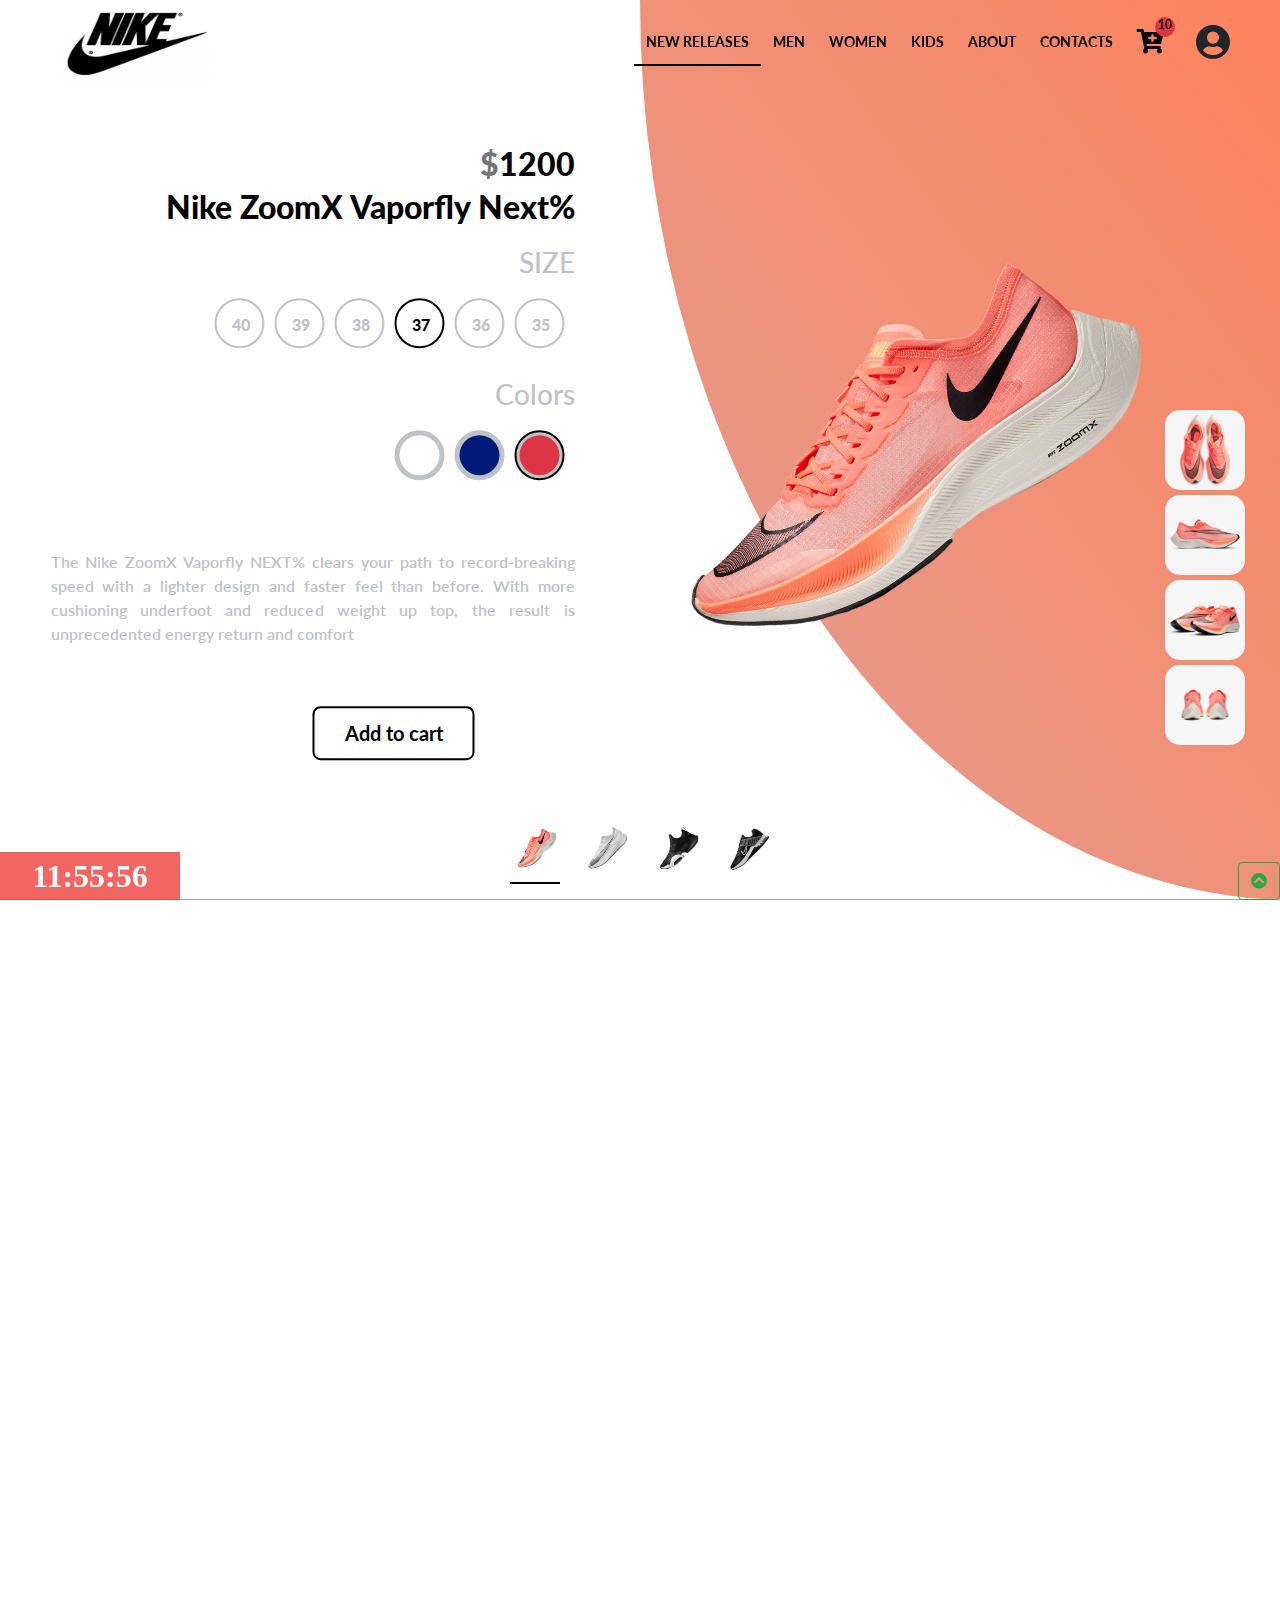
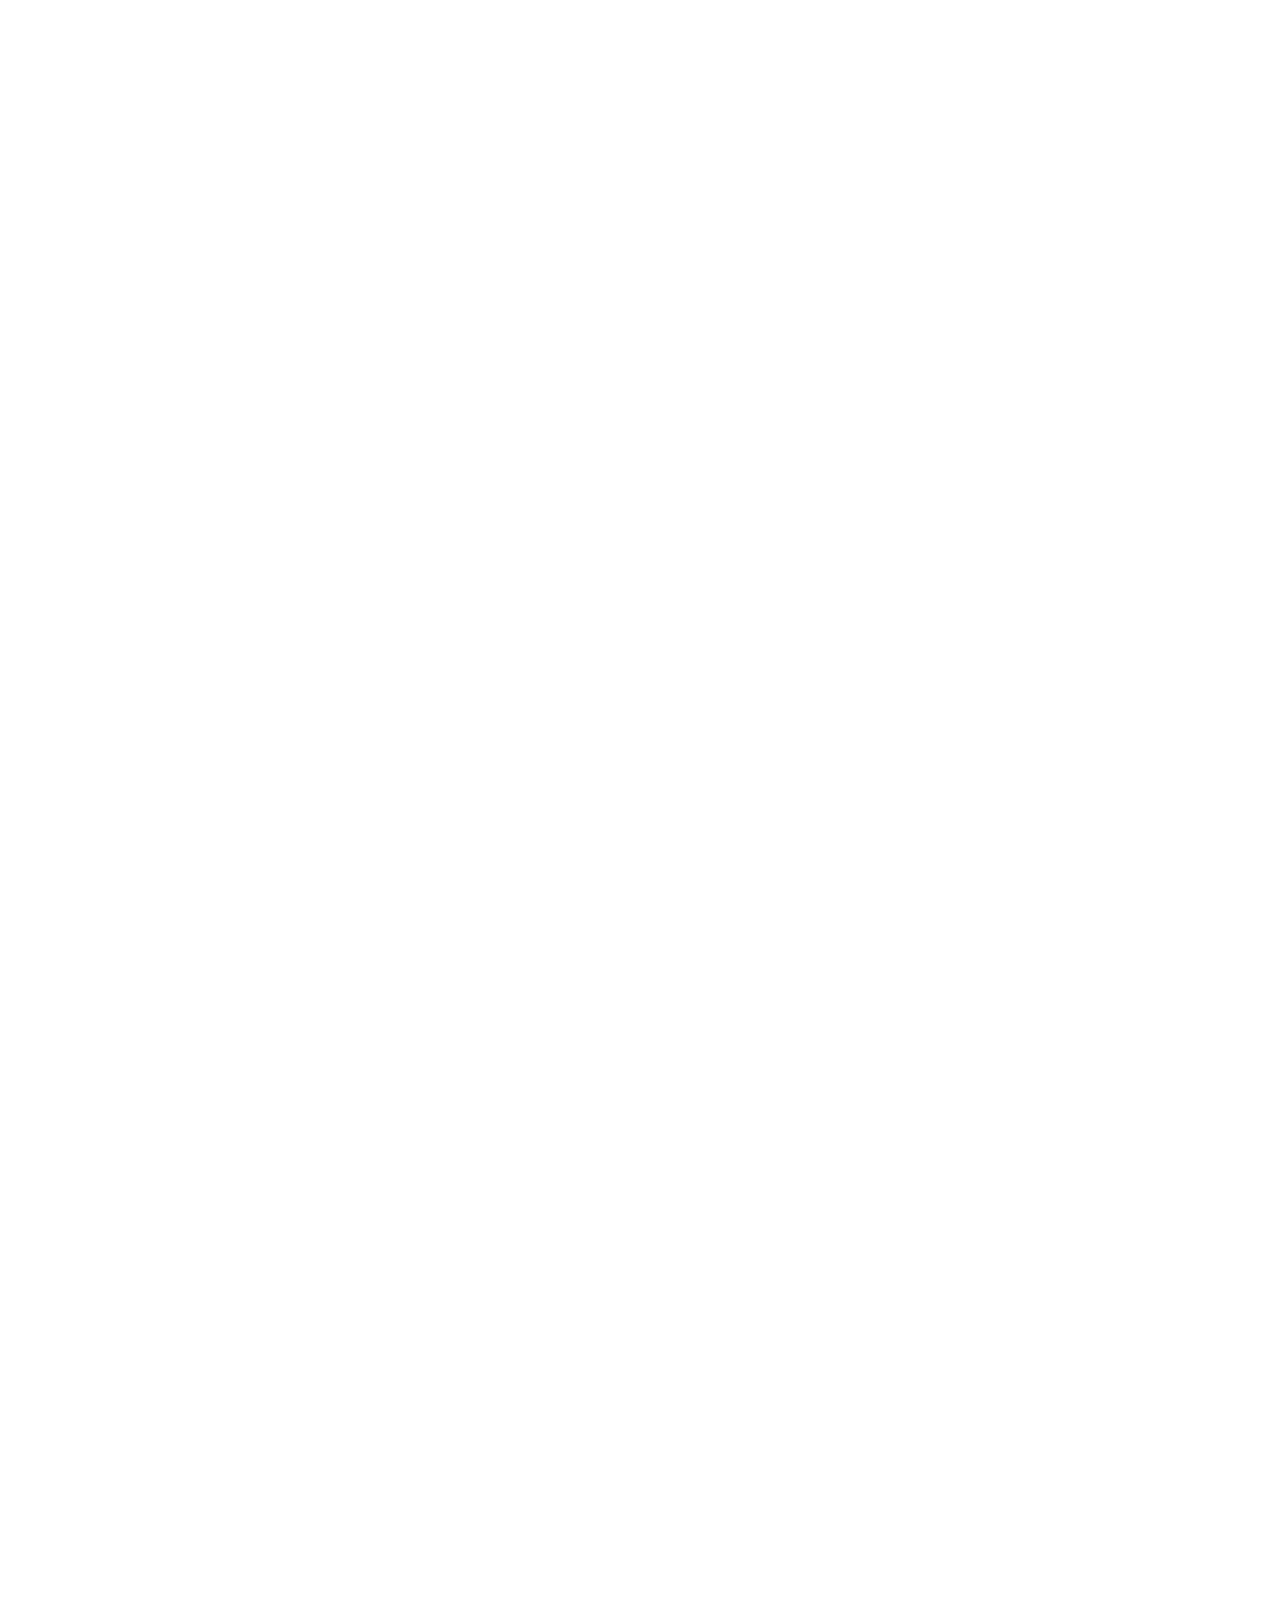
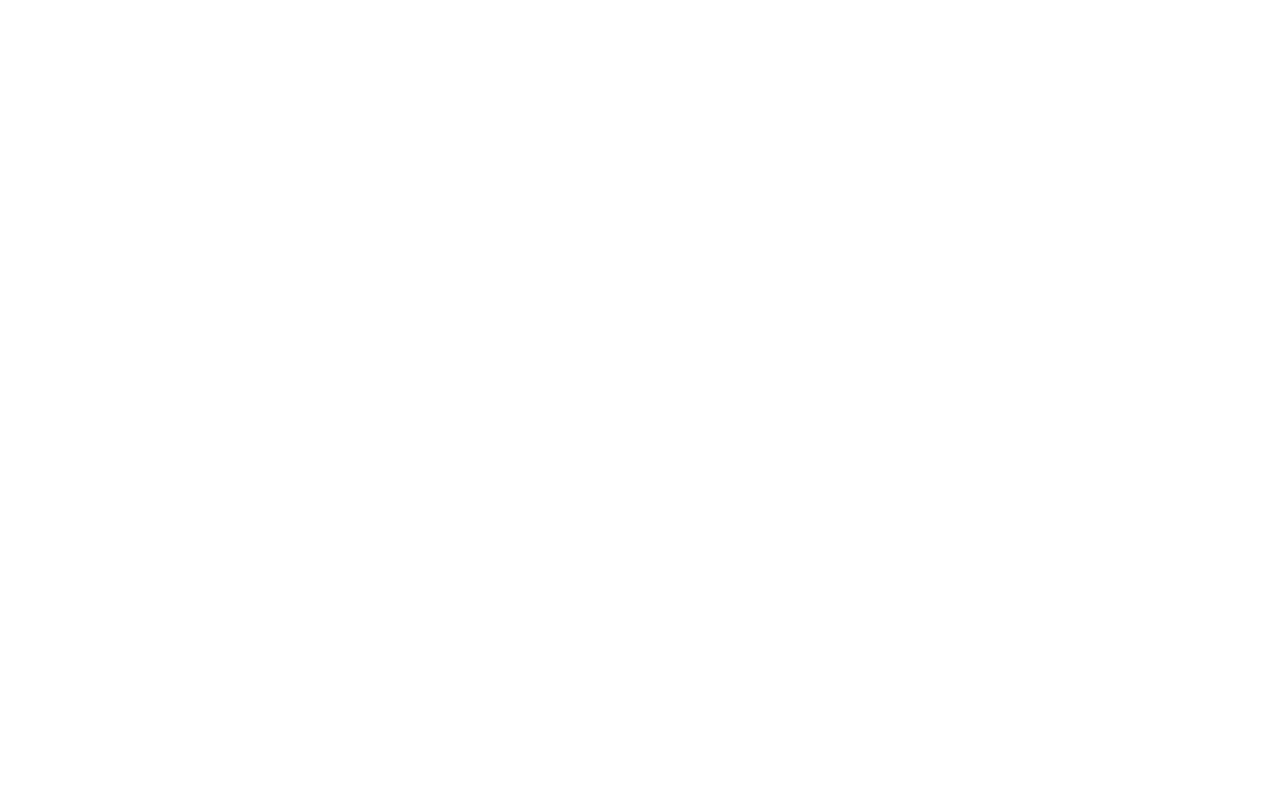
<file: Index.html>
<!DOCTYPE html>
<html lang="en">

<head>
    <meta charset="UTF-8">
    <title>Nike</title>
    <link rel="stylesheet" href="index2.css">
    <link rel="stylesheet" href="Index.css">
    <link rel="stylesheet" href="./fontawesome/css/all.css">
    <link href='https://unpkg.com/boxicons@2.0.7/css/boxicons.min.css' rel='stylesheet'>
    <link rel="stylesheet" href="https://maxcdn.bootstrapcdn.com/bootstrap/4.0.0/css/bootstrap.min.css" integrity="sha384-Gn5384xqQ1aoWXA+058RXPxPg6fy4IWvTNh0E263XmFcJlSAwiGgFAW/dAiS6JXm" crossorigin="anonymous">
</head>

<body>
    <!-- Top -->
    <div class="Top">
        <!-- Top > navbar -->
        <div class="navbar">
            <a href="#" class="logo"><img src="./img/logo-nike.jpg" alt=""></a>
            <div class="navbar-right menu">
                <a href="#" class="active">New releases</a>
                <a href="#">Men</a>
                <a href="#">Women</a>
                <a href="#">Kids</a>
                <a href="#">About</a>
                <a href="#">Contacts</a>
            </div><!-- END navbar-right-menu -->
            <div class="navbar-right">
                <i class="fas fa-user-circle user"></i>
                <a href="#" class="cart">
                    <i class="fas fa-cart-plus"></i>
                    <span class="badge">10</span>
                </a>
            </div><!-- END navbar-right -->
            <!-- <div class="container">
                <input type="text" placeholder="Search...">
                <div class="search"></div>
            </div>END search -->
        </div>
        <!-- END navbar -->
        <!---------------------------------------------------------->
        <!-- Top > slider -->
        <div id="slider" class="slider">
            <!-- slide 1 -->
            <div class="row fullheight slide">
                <div class="col-6 fullheight">
                    <div class="product-info">
                        <div class="info-wrapper">
                            <div class="product-price left-to-right">
                                <span>$</span>1200
                            </div><!--END product-price left-to-right-->
                            <div class="product-name left-to-right">
                                <h2>Nike ZoomX Vaporfly Next%</h2>
                            </div><!--END product-name left-to-right-->
                            <div class="product-size left-to-right">
                                <h3>SIZE</h3>
                                <div class="size-wrapper">
                                    <div>35</div>
                                    <div>36</div>
                                    <div class="active">37</div>
                                    <div>38</div>
                                    <div>39</div>
                                    <div>40</div>
                                </div><!-- END size-wrapper -->
                            </div><!--END product-size left-to-right-->
                            <div class="product-color left-to-right">
                                <h3>Colors</h3>
                                <div class="color-wrapper">
                                    <div class="active">
                                        <div class="bg-red"></div>
                                    </div>
                                    <div class="">
                                        <div class="bg-blue"></div>
                                    </div>
                                    <div class="">
                                        <div class="bg-white"></div>
                                    </div>
                                </div><!-- END color-wrapper -->
                            </div><!--END product-color left-to-right-->
                            <div class="product-description left-to-right">
                                <p>
                                    The Nike ZoomX Vaporfly NEXT% clears your path to record-breaking speed with a lighter design and faster feel than before. With more cushioning underfoot and reduced weight up top, the result is unprecedented energy return and comfort
                                </p>
                            </div><!--END product-description left-to-right-->
                            <div class="button left-to-right">
                                <button>
                                    Add to cart
                                </button>
                            </div><!--END button left-to-right-->
                        </div><!-- END info-wrapper -->
                    </div><!-- END product-info -->
                </div><!--END col-6 fullheight -->
                <div class="col-6 fullheight img-col" style="background-image: linear-gradient(to top right, #e19e95, #fd835c)">
                    <div class="product-img">
                        <div class="img-wrapper right-to-left">
                            <div class="bounce">
                                <img src="./img/zoomx-vaporfly.png" alt="placeholder+image">
                            </div><!-- END bounce -->
                        </div><!-- END img-wrapper right-to-left -->
                    </div><!-- END product-img -->
                    <div class="more-images">
                        <div class="more-images-item bottom-up">
                            <img src="./img/zoomx-vaporfly-(1.1).jpg" alt="placeholder+image">
                        </div>
                        <div class="more-images-item bottom-up">
                            <img src="./img/zoomx-vaporfly-(1.2).jpg" alt="placeholder+image">
                        </div>
                        <div class="more-images-item bottom-up">
                            <img src="./img/zoomx-vaporfly-(1.3).jpg" alt="placeholder+image">
                        </div>
                        <div class="more-images-item bottom-up">
                            <img src="./img/zoomx-vaporfly-(1.4).jpg" alt="placeholder+image">
                        </div>
                    </div><!-- END more-images -->
                </div><!-- END Top > slider > col-6 fullheight img-col-->
            </div>
            <!-- END slide 1 -->
            <!---------------------------------------------------------->
            <!-- slide 2 -->
            <div class="row fullheight slide">
                <div class="col-6 fullheight">
                    <div class="product-info">
                        <div class="info-wrapper">
                            <div class="product-price left-to-right">
                                <span>$</span>900
                            </div><!--END product-price left-to-right-->
                            <div class="product-name left-to-right">
                                <h2>Nike Zoom Fly 3</h2>
                            </div><!--END product-name left-to-right-->
                            <div class="product-size left-to-right">
                                <h3>SIZE</h3>
                                <div class="size-wrapper">
                                    <div>35</div>
                                    <div>36</div>
                                    <div class="active">37</div>
                                    <div>38</div>
                                    <div>39</div>
                                    <div>40</div>
                                </div><!-- END size-wrapper -->
                            </div><!--END product-size left-to-right-->
                            <div class="product-color left-to-right">
                                <h3>Colors</h3>
                                <div class="color-wrapper">
                                    <div class="active">
                                        <div class="bg-red"></div>
                                    </div>
                                    <div class="">
                                        <div class="bg-blue"></div>
                                    </div>
                                    <div class="">
                                        <div class="bg-white"></div>
                                    </div>
                                </div><!-- END color-wrapper -->
                            </div><!--END product-color left-to-right-->
                            <div class="product-description left-to-right">
                                <p>
                                    The Nike ZoomX Vapory NEXT% clears your path to record-breaking speed with a lighter design and faster feel than before. With more cushioning underfoot and reduced weight up top, the result is unprecedented energy return and comfort
                                </p>
                            </div><!--END product-description left-to-right-->
                            <div class="button left-to-right">
                                <button>
                                    Add to cart
                                </button>
                            </div><!--END button left-to-right-->
                        </div><!-- END info-wrapper -->
                    </div><!-- END product-info -->
                </div><!--END col-6 fullheight -->
                <div class="col-6 fullheight img-col" style="background-image: linear-gradient(to top right, #6b6d68, #629f2a)">
                    <div class="product-img">
                        <div class="img-wrapper right-to-left">
                            <div class="bounce">
                                <img src="./img/zoom-fly.png" alt="placeholder+image">
                            </div><!-- END bounce -->
                        </div><!-- END img-wrapper right-to-left -->
                    </div><!-- END product-img -->
                    <div class="more-images">
                        <div class="more-images-item bottom-up">
                            <img src="./img/zoom-fly-3-(2.1).jpg" alt="placeholder+image">
                        </div>
                        <div class="more-images-item bottom-up">
                            <img src="./img/zoom-fly-3-(2.2).jpg" alt="placeholder+image">
                        </div>
                        <div class="more-images-item bottom-up">
                            <img src="./img/zoom-fly-3-(2.3).jpg" alt="placeholder+image">
                        </div>
                        <div class="more-images-item bottom-up">
                            <img src="./img/zoom-fly-3-(2.4).jpg" alt="placeholder+image">
                        </div>
                    </div><!-- END more-images -->
                </div><!-- END Top > slider > col-6 fullheight img-col-->
            </div>
            <!-- END slide 2 -->
            <!---------------------------------------------------------->
            <!-- slide 3 -->
            <div class="row fullheight slide">
                <div class="col-6 fullheight">
                    <div class="product-info">
                        <div class="info-wrapper">
                            <div class="product-price left-to-right">
                                <span>$</span>1530
                            </div><!--END product-price left-to-right-->
                            <div class="product-name left-to-right">
                                <h2>Nike Air Max Alpha TR 3</h2>
                            </div><!--END product-name left-to-right-->
                            <div class="product-size left-to-right">
                                <h3>SIZE</h3>
                                <div class="size-wrapper">
                                    <div>35</div>
                                    <div>36</div>
                                    <div class="active">37</div>
                                    <div>38</div>
                                    <div>39</div>
                                    <div>40</div>
                                </div><!-- END size-wrapper -->
                            </div><!--END product-size left-to-right-->
                            <div class="product-color left-to-right">
                                <h3>Colors</h3>
                                <div class="color-wrapper">
                                    <div class="active">
                                        <div class="bg-red"></div>
                                    </div>
                                    <div class="">
                                        <div class="bg-blue"></div>
                                    </div>
                                    <div class="">
                                        <div class="bg-white"></div>
                                    </div>
                                </div><!-- END color-wrapper -->
                            </div><!--END product-color left-to-right-->
                            <div class="product-description left-to-right">
                                <p>
                                    The Nike ZoomX Vaporfly NEXT% clears your path to record-breaking speed with a lighter design and faster feel than before. With more cushioning underfoot and reduced weight up top, the result is unprecedented energy return and comfort
                                </p>
                            </div><!--END product-description left-to-right-->
                            <div class="button left-to-right">
                                <button>
                                    Add to cart
                                </button>
                            </div><!--END button left-to-right-->
                        </div><!-- END info-wrapper -->
                    </div><!-- END product-info -->
                </div><!--END col-6 fullheight -->
                <div class="col-6 fullheight img-col" style="background-image: linear-gradient(to top right, #32519a, #4967af)">
                    <div class="product-img">
                        <div class="img-wrapper right-to-left">
                            <div class="bounce">
                                <img src="./img/air-zoom.png" alt="placeholder+image">
                            </div><!-- END bounce -->
                        </div><!-- END img-wrapper right-to-left -->
                    </div><!-- END product-img -->
                    <div class="more-images">
                        <div class="more-images-item bottom-up">
                            <img src="./img/air-zoom-(3.1).jpg" alt="placeholder+image">
                        </div>
                        <div class="more-images-item bottom-up">
                            <img src="./img/air-zoom-(3.2).jpg" alt="placeholder+image">
                        </div>
                        <div class="more-images-item bottom-up">
                            <img src="./img/air-zoom-(3.3).jpg" alt="placeholder+image">
                        </div>
                        <div class="more-images-item bottom-up">
                            <img src="./img/air-zoom-(3.4).jpg" alt="placeholder+image">
                        </div>
                    </div><!-- END more-images -->
                </div><!-- END Top > slider > col-6 fullheight img-col-->
            </div>
            <!-- END slide 3 -->
            <!---------------------------------------------------------->
            <!-- slide 4 -->
            <div class="row fullheight slide">
                <div class="col-6 fullheight">
                    <div class="product-info">
                        <div class="info-wrapper">
                            <div class="product-price left-to-right">
                                <span>$</span>999
                            </div><!--END product-price left-to-right-->
                            <div class="product-name left-to-right">
                                <h2>Nike Air Zoom SuperRep</h2>
                            </div><!--END product-name left-to-right-->
                            <div class="product-size left-to-right">
                                <h3>SIZE</h3>
                                <div class="size-wrapper">
                                    <div>35</div>
                                    <div>36</div>
                                    <div class="active">37</div>
                                    <div>38</div>
                                    <div>39</div>
                                    <div>40</div>
                                </div><!-- END size-wrapper -->
                            </div><!--END product-size left-to-right-->
                            <div class="product-color left-to-right">
                                <h3>Colors</h3>
                                <div class="color-wrapper">
                                    <div class="active">
                                        <div class="bg-red"></div>
                                    </div>
                                    <div class="">
                                        <div class="bg-blue"></div>
                                    </div>
                                    <div class="">
                                        <div class="bg-white"></div>
                                    </div>
                                </div><!-- END color-wrapper -->
                            </div><!--END product-color left-to-right-->
                            <div class="product-description left-to-right">
                                <p>
                                    The Nike ZoomX Vaporfly NEXT% clears your path to record-breaking speed with a lighter design and faster feel than before. With more cushioning underfoot and reduced weight up top, the result is unprecedented energy return and comfort
                                </p>
                            </div><!--END product-description left-to-right-->
                            <div class="button left-to-right">
                                <button>
                                    Add to cart
                                </button>
                            </div><!--END button left-to-right-->
                        </div><!-- END info-wrapper -->
                    </div><!-- END product-info -->
                </div><!--END col-6 fullheight -->
                <div class="col-6 fullheight img-col" style="background-image: linear-gradient(to top right, #cdcbd3, #171617 )">
                    <div class="product-img">
                        <div class="img-wrapper right-to-left">
                            <div class="bounce">
                                <img src="./img/air-max.png" alt="placeholder+image">
                            </div><!-- END bounce -->
                        </div><!-- END img-wrapper right-to-left -->
                    </div><!-- END product-img -->
                    <div class="more-images">
                        <div class="more-images-item bottom-up">
                            <img src="./img/air-max-(4.1).jpg" alt="placeholder+image">
                        </div>
                        <div class="more-images-item bottom-up">
                            <img src="./img/air-max-(4.2).jpg" alt="placeholder+image">
                        </div>
                        <div class="more-images-item bottom-up">
                            <img src="./img/air-max-(4.3).jpg" alt="placeholder+image">
                        </div>
                        <div class="more-images-item bottom-up">
                            <img src="./img/air-max-(4.4).jpg" alt="placeholder+image">
                        </div>
                    </div><!-- END more-images -->
                </div><!-- END Top > slider > col-6 fullheight img-col-->
            </div>
            <!-- END slide 4 -->
            <!---------------------------------------------------------->
            <!-- slide-control -->
		    <div id="slide-control" class="slide-control">
			    <div class="slide-control-item">
				    <img src="./img/zoomx-vaporfly.png" alt="placeholder+image">
			    </div>
			    <div class="slide-control-item">
			    	<img src="./img/zoom-fly.png" alt="placeholder+image">
			    </div>
			    <div class="slide-control-item">
			    	<img src="./img/air-zoom.png" alt="placeholder+image">
			    </div>
			    <div class="slide-control-item">
			    	<img src="./img/air-max.png" alt="placeholder+image">
			    </div>
		    </div>
            <!-- END slide-control -->  
        </div>
        <!-- END Top > slider -->
        <!---------------------------------------------------------->
        <!-- Top > modal -->
	    <div id="modal" class="modal">
		    <span id="modal-close" class="close">&times;</span>
		    <img id="modal-content" class="modal-content">
		    <div class="more-images">
			    <div class="more-images-item">
				    <img class="img-preview">
			    </div>
			    <div class="more-images-item">
			    	<img class="img-preview">
			    </div>
			    <div class="more-images-item">
			    	<img class="img-preview">
			    </div>
			    <div class="more-images-item">
			    	<img class="img-preview">
			    </div>
		    </div><!-- EDN more-images -->
	    </div>
        <!-- END Top > modal -->
    </div>
    <!-- END Top -->
    <!---------------------------------------------------------->

    <!-- Content -->
    <div class="Content">
        <div class="layer1 ">
            <h2>Trending</h2>
            <div class="row">
                <div class="col-sm-6">
                    <div class="khoi to-left">
                        <img src="./img2/jordan (1).jpg" alt="">
                        <div class="inside">
                            <h3>LeBoon 18 'Equation'</h3>
                            <div class="btn btn-light">Shop now</div>
                        </div>
                        
                    </div>
                </div>
                <div class="col-sm-6">
                    <div class="khoi to-right">
                        <img src="./img2/jordan (2).jpg" alt="">
                        <div class="inside">
                            <h3>Sisterhood of Sport Collection</h3>
                            <div class="btn btn-light">Shop now</div>
                        </div>
                    </div>
                </div>
            </div>
        </div><!-- END layer 1-->
        <!---------------------------------------------------------->        
        <div class="layer2">
            <div class="noidung">
                <div class="chulon">Jordan 1 Retro High Spider-Man Origin Story</div>
                <div class="chunho">These sneakers released in December 2018 and retailed for $160. Cop some sneaker heat for your next Homecoming and grab these on StockX today.</div>
                <div class="btn btn-outline-light">View now</div>
            </div>
        </div><!-- END layer 2-->
        <!---------------------------------------------------------->
        <div class="layer3">
            <img src="./img2/jordan (3).jpg" alt="">
            <h2>JORDAN BRAND WINGS</h2>
            <span>Helping youth create a better future</span><br>
            <button class="btn btn-dark">Learn More</button>
        </div><!-- END layer3-->
        <!---------------------------------------------------------->
        <div class="layer4">
            <div class="card-deck">
                <div class="card">
                    <img class="card-img-top" src="./img2/air-jordan-xxxv-pf-basketball-shoe-QrRrHz.jpg" alt="">
                    <div class="card-body">
                        <h5 class="card-title">AIR JORDAN XXXV PF</h5>
                        <h5 class="card-title">BASKETBALL SHOE</h5>
                        <p class="card-text">$1234</p>
                        <div class="btn btn-outline-dark btn-block">Add to cart</div>
                    </div>
                </div>
                <div class="card">
                    <img class="card-img-top" src="./img2/jordan-adg-2-golf-shoe-rjHVg9.jpg" alt="">
                    <div class="card-body">
                        <h5 class="card-title">JORDAN ADG 2</h5>
                        <h5 class="card-title">MEN'S GOLD SHOE </h5>
                        <p class="card-text">$9999</p>
                        <div class="btn btn-outline-dark btn-block">Add to cart</div>
                    </div>
                </div>
                <div class="card">
                    <img class="card-img-top" src="./img2/jordan-delta-shoe-ll8djW.jpg" alt="">
                    <div class="card-body">
                        <h5 class="card-title">JORDAN DELTA</h5>
                        <h5 class="card-title">MEN'S SHOE</h5>
                        <p class="card-text">$3456</p>
                        <div class="btn btn-outline-dark btn-block">Add to cart</div>
                    </div>
                </div>
                <div class="card">
                    <img class="card-img-top" src="./img2/air-jordan-6-retro-shoe-dpbN02.jpg" alt="">
                    <div class="card-body">
                        <h5 class="card-title">AIR JORDAN 6 RETRO</h5>
                        <h5 class="card-title">WOMEN'S SHOE</h5>
                        <p class="card-text">$9876</p>
                        <div class="btn btn-outline-dark btn-block">Add to cart</div>
                    </div>
                </div>
                <div class="card">
                    <img class="card-img-top" src="./img2/jordan-zoom-trunner-ultimate-running-shoe-m4qD81.jpg" alt="">
                    <div class="card-body">
                        <h5 class="card-title">JORDAN ULTIMATE</h5>
                        <h5 class="card-title">BASKETBALL SHOE</h5>
                        <p class="card-text">$5678</p>
                        <div class="btn btn-outline-dark btn-block">Add to cart</div>
                </div>
            </div>
        </div><!--END layer4> -->
        <!---------------------------------------------------------->
    </div>
    <!-- END Content -->
    <!---------------------------------------------------------->
    </div>
    <div class="Theend">
        <div class="logo">
            <img src="img2/SeekPng.com_nike-logo-png_15781.png" alt="">
        </div><!-- END logo-->
        <div class="container">
            <div class="row">
                <div class="col-lg-9">
                    <div class="row">
                        <div class="col-lg-3"></div>
                        <div class="col-lg-4">
                            <a href=""><h5>FIND A STORE</h5></a>
                            <a href=""><h5>BECOME A MEMBER</h5></a>
                            <a href=""><h5>SIGN UP FOR EMAIL</h5></a>
                            <a href=""><h5>SEND US FEEDBACK</h5></a>
                        </div>
                        <div class="col-lg-2">
                            <a href=""><h5>GET HELP</h5></a>
                            <a href=""><span>Order</span></a><br>
                            <a href=""><span>Delivery</span></a><br>
                            <a href=""><span>Returns</span></a><br>
                            <a href=""><span>Payment Options</span></a><br>
                            <a href=""><span>Contact Us</span></a>  <br>
                        </div>
                        <div class="col-lg-2">
                            <a href=""><h5>ABOUT</h5></a>
                            <a href=""><span>News</span></a><br>
                            <a href=""><span>Careers</span></a><br>
                            <a href=""><span>Investors</span></a><br>
                            <a href=""><span>Sustainability</span></a><br>
                        </div>
                    </div>
                   
                </div>
                <div class="col-lg-3">
                        <i class="fab fa-facebook-square"></i>
                        <i class="fab fa-twitter-square"></i>
                        <i class="fab fa-youtube"></i>
                        <i class="fab fa-instagram-square"></i>
                </div>
            </div><!-- END row-->

            <div class="fixed-bottom text-left" id="time">
            </div> <!-- Time -->
        
        
            <div class="fixed-bottom text-right toup">
                <a href="#">
                    <button class="btn btn-outline-success">
                        <i class="fas fa-chevron-circle-up"></i>
                    </button>
                </a>
            </div><!--nut len tren-->
        </div><!-- END container-->
        
    </div><!--END Theend-->
    <!---------------------------------------------------------->


</body>
<script src="jquery.js"></script>
<script src="index2.js"></script>
<script src="Index.js"></script>
</html>
</file>
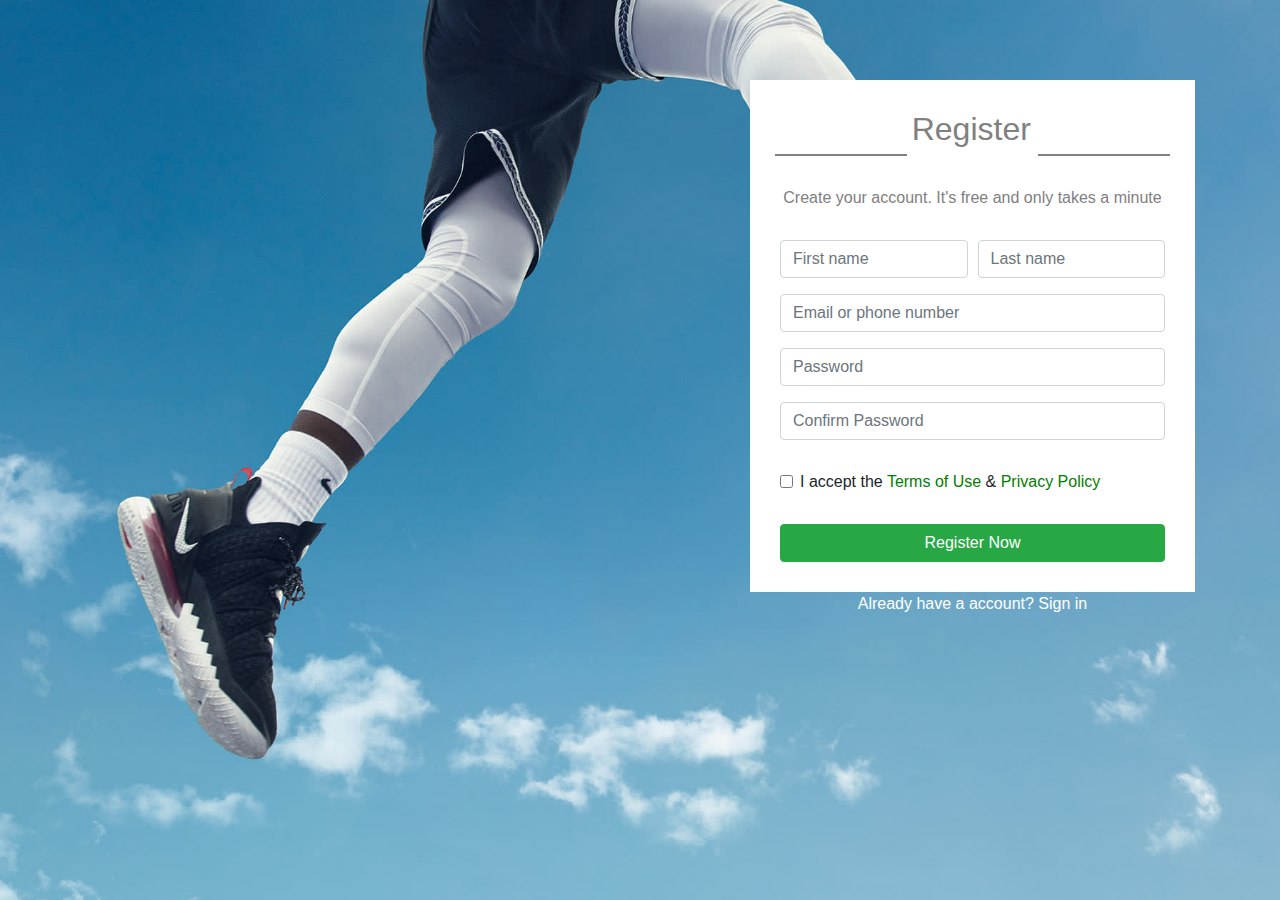
<file: dangki.html>
<!DOCTYPE html>
<html lang="en">
<head>
    <meta charset="UTF-8">
    <title>dangki</title>
    <link rel="stylesheet" href="dangki.css">
    <link rel="stylesheet" href="bootstrap/css/bootstrap.css">
</head>
<body>
    <div class="container">
        <div class="row">
            <div class="col-md-7"></div> 
            <div class="col-md-5">
                <form action="#">
                    <div class="form-group">
                        <div class="form-row">
                            <div class="col layer1"></div>
                            <div class="col">
                                <h2>Register</h2>
                            </div>
                            <div class="col layer1"></div>
                        </div>
                    </div>
                    <p class="layer2">Create your account. It's free and only takes a minute</p>

                    <div class="form-group">
                        <div class="form-row">
                            <div class="col">
                                <input type="text" name="" id="" class="form-control" placeholder="First name" aria-describedby="helpId">
                            </div>
                            
                            <div class="col">
                                <input type="text" name="" id="" class="form-control" placeholder="Last name" aria-describedby="helpId">
                            </div>
                        </div>
                    </div> <!-- first name && Last name -->

                    <div class="form-group">
                      <input type="text" class="form-control" name="" id="" aria-describedby="helpId" placeholder="Email or phone number">
                    </div> <!-- Email hoặc số điện thoại-->

                    <div class="form-group">
                      <input type="password" class="form-control" name="" id="" aria-describedby="helpId" placeholder="Password">
                    </div> <!-- Password-->

                    <div class="form-group">
                        <input type="password" class="form-control" name="" id="" aria-describedby="helpId" placeholder="Confirm Password">
                      </div> <!-- Confirn Password-->

                      <div class="form-check">
                        <label class="form-check-label">
                          <input type="checkbox" class="form-check-input" name="" id="" value="checkedValue">
                               I accept the <a href="#">Terms of Use</a> & <a href="#">Privacy Policy</a>
                        </label>
                      </div> <!-- điều khoản-->

                      <div class="btn btn-success btn-block">Register Now</div>
                </form> <!-- Form-->
                <p id="duoi">Already have a account? <a href="#" style="color:white !important;">Sign in</a></p>
            </div> <!-- div col-md-6 -->
        </div> <!-- div row-->
    </div> <!-- div container-->
</body>
</html>
</file>
<file: index2.css>
.Content{
    margin-top: 60px;
    margin-bottom: 80px;
}
.layer1{
    width: 100%;
    height: 600px;
    margin: auto !important;
    position: relative;
}
.layer1 h2{
    margin-left: 25px !important;
    font-weight: 300;

}
.layer1 .row .col-sm-6 .to-left{
    margin-left: 20px;
}
.layer1 .row .col-sm-6 .to-right{
    margin-left: -7px;
}
.layer1 .row .col-sm-6 .khoi img{
    width: 730px;
    height: 600px;
    position: absolute;
}
.layer1 .row .col-sm-6 .khoi .inside{
    position: absolute;
    margin-top: 60%;
    left: 10%;
    color: white;
}
.layer1 .row .col-sm-6 .khoi .inside .btn{
    border-radius: 40px;
    color: black !important;
    font-weight: bold;
}
/* ---------------------------------------------------- */
.layer2{
    background-image: url('img2/jordan.jpg');
    height: 800px;
    width: 100%;
    background-attachment: fixed;
    background-size: cover;
    background-position-y: -100px;
    margin-top: 100px !important;
}
.noidung{
    width: 500px;
    text-align: left;
    font-size: 35px;
    color: white;
    padding-top: 300px;
    margin-left: 100px;
}
.layer2 .chulon{
    font-size: 35px;
    font-weight: bold;
    text-transform: uppercase;
}
.layer2 .chunho{
    font-size: 18px;
    text-transform: uppercase;
}
.layer3{
    width: 100%;
    height: 700px;
    text-align: center;
    font-weight: bold;
}
.layer3 img{
    width: 600px;
    height: auto;
}
.layer3 .btn{
    border-radius: 40px;
    margin-top: 20px;
    color: white !important;
    font-weight: bold;
    background-color: black;
    transition: 0.5s;
}
.layer3 .btn:hover{
    transform: scale(1.1);
    transition: 0.5s;
}
.layer4 .card-deck .card{
    transition: 0.5s;
}
.layer4 .card-deck .card:hover{
    transition: 0.5s;
    box-shadow: 5px 10px 8px 10px #c2bfbfc2;
    background-color: rgb(232, 236, 234);
    
}
.layer4 .card-deck .card h5{
    font-size: 20px;
    font-weight: 900;
}
/* ------------------------------------------ */
.Theend{
    width: 100%;
    height: 300px;
    background-color: black;
    position: relative;
}
.Theend img{
    position: absolute;
    width: 150px;
    height: auto;
    margin: 20px 20px;
}
.Theend .container{
    border-bottom: 0.2px solid gray ;
}
.Theend .container .row{
    margin-top: 100px;
}
.Theend .container .row a{
    text-decoration: none;
    font-family: Arial, Helvetica, sans-serif;
    margin-bottom: 50px;
    transition: 0.5s;
}

.Theend .container .row a h5{
    font-size: 15px;
    font-weight: bold;
    color: white;
    transition: 0.5s;
}
.Theend .container .row a h5:hover{
    color: greenyellow;
    transform: scale(1.1);
    transition: 0.5s;
}
.Theend .container .row a span{
    font-size: 12px;
    color: rgba(255, 255, 255, 0.644);
    transition: 0.5s;
}
.Theend .container .row a span:hover{
    color: greenyellow;
    transform: scale(1.2);
    transition: 0.5s;
}
.Theend .container .row .col-lg-3 i{
    font-size: 35px;
    margin: 5px;
    margin-top: 90px !important;
    transition: 0.5s;

}
.Theend .container .row .col-lg-3 i:hover{
    color: white;
    transition: 0.5s;
}
/* ------------------------------------------------------------------------ */
.discoloration{
    position: fixed;
    z-index: 2;
    width: 100%;
    top: 0;
    background: rgb(46, 42, 42);
    color: white;
    transition: 0.5s;
}
/* .toup{
    opacity: 0;
    transition: 0.5s;
    margin: 20px;
}
.toup.show{
    opacity: 1;
    transition: 0.5s;
}  */
#time{
    width: 180px;
    font-size: 32px;
    font-family: 'Nosifer', cursive;
    background-color: #ec3430c2;
    color: white;
    font-weight: 900;
    text-align: center !important;
}
/* ------------------------------------------- */
</file>
<file: Index.css>
@import url("https://fonts.googleapis.com/css2?family=Lato:wght@400;700;900&display=swap");
* {
  margin: 0;
  padding: 0;
  box-sizing: border-box;
  font-family: 'Lato', sans-serif;
}
html, body {
  margin: 0;
  padding: 0;
  height: 100vh;
  overflow-x: hidden;
}
:root {
  --red: #ff3838;
  --white: #ffffff;
  --black: #000000;
  --red-one: #CB356B;
  --red-two: #BD3F32;
  --green-one: #56ab2f;
  --green-two: #94d049;
  --black-one: #232526;
  --black-two: #70767b;
  --blue-one: #021B79;
  --blue-two: #0575E6;
  --silver: #bdc3c7;
}

.bg-red {
  background-color: var(--red);
}

.bg-white {
  background-color: var(--white);
}

.bg-black {
  background-color: var(--black);
}

.bg-blue {
  background-color: var(--blue-one);
}

.bg-green {
  background-color: var(--green-one);
}
.Top{
  width: 100%;
  height: 100%;
  overflow: hidden;
  border-bottom: 1px solid rgba(0, 0, 0, 0.377);
  position: relative;
}
.Top .navbar {
  background-color: transparent;
  padding: 10px 50px;
  position: fixed;
  display: flex;
  top: 0;
  left: 0;
  right: 0;
  z-index: 9;
  height: 80px;
}
.Top .navbar a {
  float: left;
  color: var(--black);
  text-decoration: none;
  font-size: 14px;
  font-weight: 900;
  padding: 12px;
  margin-top: -20px;
  text-transform: uppercase;
}

.Top .navbar .logo {
  font-size: 30px;
  flex: 1;
  color: var(--black);
  width: 170px;

}
.Top .navbar a.logo img{
  width: 150px;
  height: 80px;
}
.Top .navbar .navbar-right a {
  transition: 0.5s;
  font-weight: bold;
}

.Top .navbar .navbar-right a.active {
  color: var(--black);
  border-bottom: 2px solid var(--black);
}

.Top .navbar .navbar-right a:hover {
  color: var(--black);
  border-bottom: 1px solid var(--black);
  transform: scale(1.1);
  transition: 0.5s;
}
.Top .navbar .navbar-right .user{
  font-size: 35px;
  margin-left: 20px;
  margin-top: -20px;
  transition: 0.5s;
}
.Top .navbar .navbar-right .user:hover{
  color: #56ab2f;
  transform: scale(1.2);
  transition: 0.5s;
}
.Top .navbar .navbar-right a.cart {
  position: relative;
}

.Top .navbar .navbar-right a.cart i {
  font-size: x-large;
}

.Top .navbar .navbar-right a .badge {
  position: absolute;
  top: 0;
  right: 1px;
  font-size: 12px;
  background-color: var(--red);
  width: 20px;
  height: 20px;
  padding: 2px;
  text-align: center;
  justify-content: center;
  border-radius: 50%;
}
/* ------------------------------END menu------------------------------ */
.Top .slider {
  overflow: hidden;
}

.Top .slider .row {
  display: flex;
  flex-wrap: wrap;
  flex-direction: row;
}

.Top .slider .row .col-6 {
  width: 50%;
  position: relative;
}

.Top .slider .row:after, .Top .slider .row:before {
  box-sizing: border-box;
}

.Top .slider .fullheight {
  height: 100vh;
}

.Top .slider .fullheight .product-info {
  position: absolute;
  top: 50%;
  left: 50%;
  transform: translate(-50%, -50%);
  width: 100%;
  padding: 0 10%;
  color: var(--silver);
}

.Top .slider .fullheight .product-info .info-wrapper {
  margin: auto;
  position: relative;
  text-align: right;
}

.Top .slider .fullheight .product-info .info-wrapper .product-price {
  font-weight: 900;
  font-size: xx-large;
  color: var(--black);
}

.Top .slider .fullheight .product-info .info-wrapper .product-price span {
  font-size: xx-large;
  color: var(--black-two);
}

.Top .slider .fullheight .product-info .product-name h2 {
  font-weight: 900;
  font-size: xx-large;
  color: var(--black);
}

.Top .slider .fullheight .product-info .product-size {
  margin: 20px 0;
}

.Top .slider .fullheight .product-info .product-size .size-wrapper {
  display: flex;
  flex-flow: row-reverse;
  padding: 5px;
}

.Top .slider .fullheight .product-info .product-size .size-wrapper div {
  font-weight: 900;
  margin: 5px;
  width: 50px;
  height: 50px;
  border-radius: 50%;
  padding: 13px;
  border: 2px solid var(--silver);
  color: var(--silver);
}

.Top .slider .fullheight .product-info .product-size .size-wrapper div.active {
  border: 2px solid var(--black);
  color: var(--black);
}

.Top .slider .fullheight .product-info .product-size .size-wrapper div:hover {
  border: 2px solid var(--black);
  color: var(--black);
  cursor: pointer;
}

.Top .slider .fullheight .product-info .product-color .color-wrapper {
  display: flex;
  flex-flow: row-reverse;
  padding: 5px;
}

.Top .slider .fullheight .product-info .product-color .color-wrapper > div {
  margin: 5px;
  width: 50px;
  height: 50px;
  border-radius: 50%;
  padding: 3px;
  border: 2px solid var(--silver);
  background-color: var(--silver);
}

/* .Top .slider .fullheight .product-info .product-color .color-wrapper > div.active {
  cursor: pointer;
  border: 2px solid var(--black);
} */
.Top .slider .fullheight .product-info .product-color .color-wrapper > div.active {
	border: 2px solid var(--black);
}

.Top .slider .fullheight .product-info .product-color .color-wrapper > div:hover {
	cursor: pointer;
	border: 2px solid var(--black);
}
.Top .slider .fullheight .product-info .product-color .color-wrapper > div > div {
  width: 40px;
  height: 40px;
  border-radius: 50%;
}

.Top .slider .fullheight .product-info .product-description {
  margin: 60px 0;
  text-align: justify;
  font-weight: 600;
}
.Top .slider .fullheight .product-info .button{
  margin-right: 100px;
}
.Top .slider .fullheight .product-info .button > button{
  font-weight: 700;
  font-size: 20px;
  padding: 10px 30px;
  border-radius: 8px;
  border: 2px solid var(--black);
  background-color: var(--white);
  color: var(--black);
  transition: .5s;
}

.Top .slider .fullheight .product-info .button > button:hover {
  cursor: pointer;
  background-color: var(--black);
  color: var(--white);
}

.Top .slider .fullheight .img-col {
  border-bottom-left-radius: 100%;
}

.Top .slider .fullheight .img-col .product-img {
  position: absolute;
  top: 50%;
  left: 50%;
  transform: translate(-50%, -50%);
  width: 100%;
}

.Top .slider .fullheight .img-col .product-img .img-wrapper img {
  height: auto;
  width: 80%;
  transform: rotate(-35deg);
}

.Top .slider .fullheight .img-col .more-images {
  position: absolute;
  right: 50px;
  top: 45%;
}

.Top .slider .fullheight .img-col .more-images .more-images-item {
  height: fit-content;
  border-radius: 15px;
  overflow: hidden;
  margin: 5px 0;
}

.Top .slider .fullheight .img-col .more-images .more-images-item img {
  height: auto;
  width: 80px;
  border-radius: 10px;
  transition: 1s;
}

.Top .slider .fullheight .img-col .more-images .more-images-item img:hover {
  transform: scale(1.5);
}

.Top .slider .fullheight .img-col .more-images .more-images-item:hover {
  cursor: pointer;
}

.Top .slider .slide-control {
  display: flex;
  padding: 5px;
  position: absolute;
  bottom: 0;
  left: 50%;
  transform: translateX(-50%);
}

.Top .slider .slide-control div {
  height: 50px;
  width: 50px;
  margin: 10px;
  transition: .5s;
}

.Top .slider .slide-control div:hover {
  cursor: pointer;
  transform: translateY(-30px);
  border-bottom: 2px solid var(--black);
}

.Top .slider .slide-control div img {
  height: auto;
  width: 100%;
  filter: grayscale(100%);
  transform: rotate(-45deg);
}

.Top .slider .slide-control div:hover img {
  filter: unset;
}

.Top .slider .slide-control div.active img {
  filter: unset;
}

.Top .slider .slide-control div.active {
  border-bottom: 2px solid var(--black);
}
/* --------------------------END slider-------------------------- */
.Top .modal {
  display: none;
  position: fixed;
  z-index: 10;
  padding-top: 0px;
  left: 0;
  top: 0;
  width: 100%;
  height: 100%;
  overflow: hidden;
  background-color: black;
  background-color: rgba(0, 0, 0, 0.9);
}

.Top .modal .modal-content {
  margin: auto;
  display: block;
  width: 80%;
  max-width: 700px;
  animation-name: zoom;
  animation-duration: .6s;
}
/* --------------------------END modal-------------------------- */

/* -------------------animation-------------------- */
@keyframes zoom {
  from { transform: scale(0); }
  to { transform: scale(1); }
}

.close {
  position: absolute;
  top: 15px;
  right: 35px;
  color: var(--white);
  font-size: 40px;
  font-weight: 900;
  transition: .3s;
}

.close:hover, .close:focus {
  color: var(--silver);
  text-decoration: none;
  cursor: pointer;
}

/*  ANIMATION */
.right-to-left {
  transition: 1s;
  transform: translateX(100%);
}

.active .right-to-left {
  transform: translateX(0);
}

.bottom-up {
  transition: 1s;
  transform: translateY(100vh);
}

.active .bottom-up {
  transform: translateY(0);
}

.left-to-right {
  transition: 1s;
  transform: translateX(-150%);
}

.active .left-to-right {
  transition: 1s;
  transform: translateX(0);
}

.more-images-item:nth-child(1) {
  transition-delay: .2s;
}

.more-images-item:nth-child(2) {
  transition-delay: .4s;
}

.more-images-item:nth-child(3) {
  transition-delay: .6s;
}

.more-images-item:nth-child(4) {
  transition-delay: .8s;
}

.info-wrapper > div:nth-child(1) {
  transition-delay: .2s;
}

.info-wrapper > div:nth-child(2) {
  transition-delay: .4s;
}

.info-wrapper > div:nth-child(3) {
  transition-delay: .6s;
}

.info-wrapper > div:nth-child(4) {
  transition-delay: .8s;
}

.info-wrapper > div:nth-child(5) {
  transition-delay: 1s;
}

.info-wrapper > div:nth-child(6) {
  transition-delay: 1.2s;
}

.bounce {
  animation-name: bounce;
  animation-timing-function: ease;
  animation-iteration-count: infinite;
  animation-duration: 3s;
}


@keyframes bounce {
  0% { transform: translateY(0); }
  50% { transform: translateY(-50px); }
  100% { transform: translateY(0); }
}
/*# sourceMappingURL=index.css.map */
</file>
<file: dangki.css>
*{
    margin: 0;
    padding: 0;
}body{
    background-image: url('./img2/Air-jordan-4-pure-money.jpg');
    background-size: cover;
    width: 100%;
    height: 100%;
}
.layer1{
    border-bottom: 2px solid gray;
    text-align: center;
}
.layer2{
    text-align: center;
    color: gray !important;
    margin: 30px 0px;
}
h2{
    color: gray !important;
}
a{
    color: green !important;
}
#duoi {
    text-align: center;
    color: white;
}
.form-check{
    margin: 30px 0px;
}
form{
    background-color: white;
    padding: 30px;
    margin-top: 80px;
}
</file>
